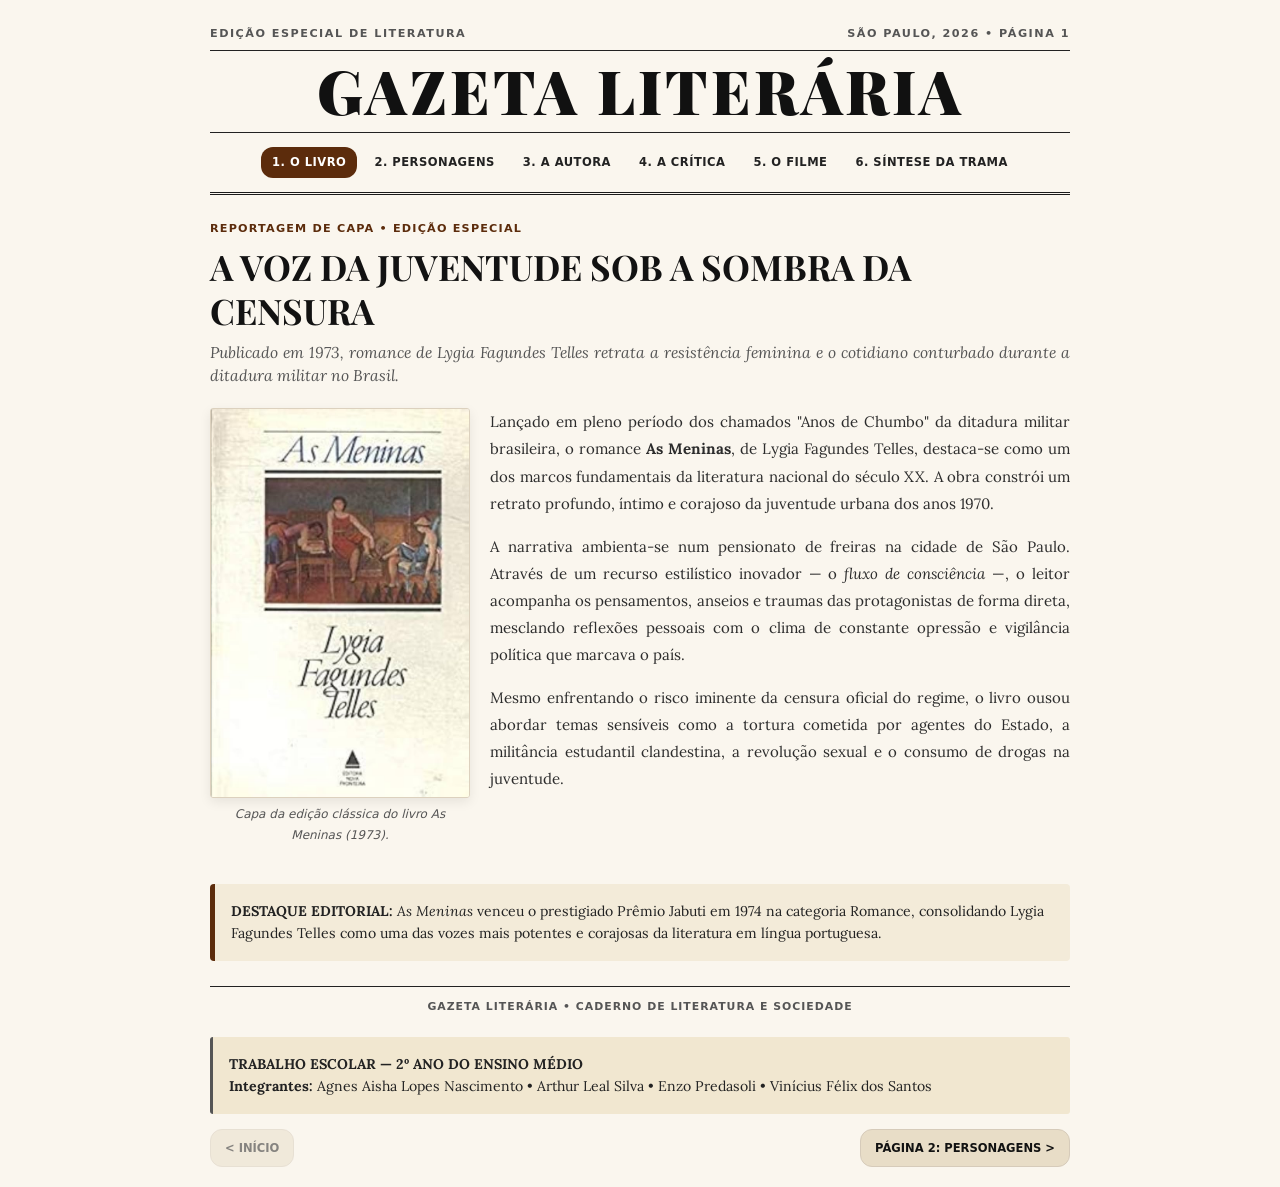
<file: index.html>
<!DOCTYPE html>
<html lang="pt-BR">
<head>
    <meta charset="UTF-8">
    <meta name="viewport" content="width=device-width, initial-scale=1.0">
    <title>Gazeta Literária - O Livro</title>
    <link rel="stylesheet" href="style.css">
</head>
<body>

    <header class="cabecalho">
        <div class="subtitulo-topo">
            <span>Edição Especial de Literatura</span>
            <span>São Paulo, 2026 • Página 1</span>
        </div>
        <hr class="linha-jornal">
        <h1 class="titulo-jornal">Gazeta Literária</h1>
        <hr class="linha-jornal">
        
        <nav class="menu-navegacao">
            <a href="index.html" class="ativo">1. O LIVRO</a>
            <a href="personagens.html">2. PERSONAGENS</a>
            <a href="autora.html">3. A AUTORA</a>
            <a href="critica.html">4. A CRÍTICA</a>
            <a href="filme.html">5. O FILME</a>
            <a href="resumo.html">6. SÍNTESE DA TRAMA</a>
        </nav>
        <hr class="linha-jornal">
    </header>

    <main class="conteudo">
        <div class="dossie-tag">Reportagem de Capa • Edição Especial</div>
        <h2 class="titulo-materia">A VOZ DA JUVENTUDE SOB A SOMBRA DA CENSURA</h2>
        <p class="subtitulo-materia">Publicado em 1973, romance de Lygia Fagundes Telles retrata a resistência feminina e o cotidiano conturbado durante a ditadura militar no Brasil.</p>

        <div class="materia-com-imagem-lado">
            <div class="imagem-lado">
                <img src="fotos/livro.png" alt="Capa do livro As Meninas">
                <span class="legenda-imagem">Capa da edição clássica do livro As Meninas (1973).</span>
            </div>

            <p>
                Lançado em pleno período dos chamados "Anos de Chumbo" da ditadura militar brasileira, o romance <strong>As Meninas</strong>, de Lygia Fagundes Telles, destaca-se como um dos marcos fundamentais da literatura nacional do século XX. A obra constrói um retrato profundo, íntimo e corajoso da juventude urbana dos anos 1970.
            </p>

            <p>
                A narrativa ambienta-se num pensionato de freiras na cidade de São Paulo. Através de um recurso estilístico inovador — o <em>fluxo de consciência</em> —, o leitor acompanha os pensamentos, anseios e traumas das protagonistas de forma direta, mesclando reflexões pessoais com o clima de constante opressão e vigilância política que marcava o país.
            </p>

            <p>
                Mesmo enfrentando o risco iminente da censura oficial do regime, o livro ousou abordar temas sensíveis como a tortura cometida por agentes do Estado, a militância estudantil clandestina, a revolução sexual e o consumo de drogas na juventude.
            </p>
        </div>

        <div class="bloco-resumo">
            <p><strong>DESTAQUE EDITORIAL:</strong> <em>As Meninas</em> venceu o prestigiado Prêmio Jabuti em 1974 na categoria Romance, consolidando Lygia Fagundes Telles como uma das vozes mais potentes e corajosas da literatura em língua portuguesa.</p>
        </div>
    </main>

    <footer class="rodape-materia">
        <hr class="linha-jornal">
        <div class="rodape-texto">Gazeta Literária • Caderno de Literatura e Sociedade</div>
        
        <div class="bloco-creditos">
            <p><strong>TRABALHO ESCOLAR — 2º ANO DO ENSINO MÉDIO</strong></p>
            <p><strong>Integrantes:</strong> Agnes Aisha Lopes Nascimento • Arthur Leal Silva • Enzo Predasoli • Vinícius Félix dos Santos</p>
        </div>

        <div class="botoes-navegacao">
            <span class="btn-nav" style="opacity: 0.5;">&lt; INÍCIO</span>
            <a href="personagens.html" class="btn-nav">PÁGINA 2: PERSONAGENS &gt;</a>
        </div>
    </footer>

</body>
</html>
</file>
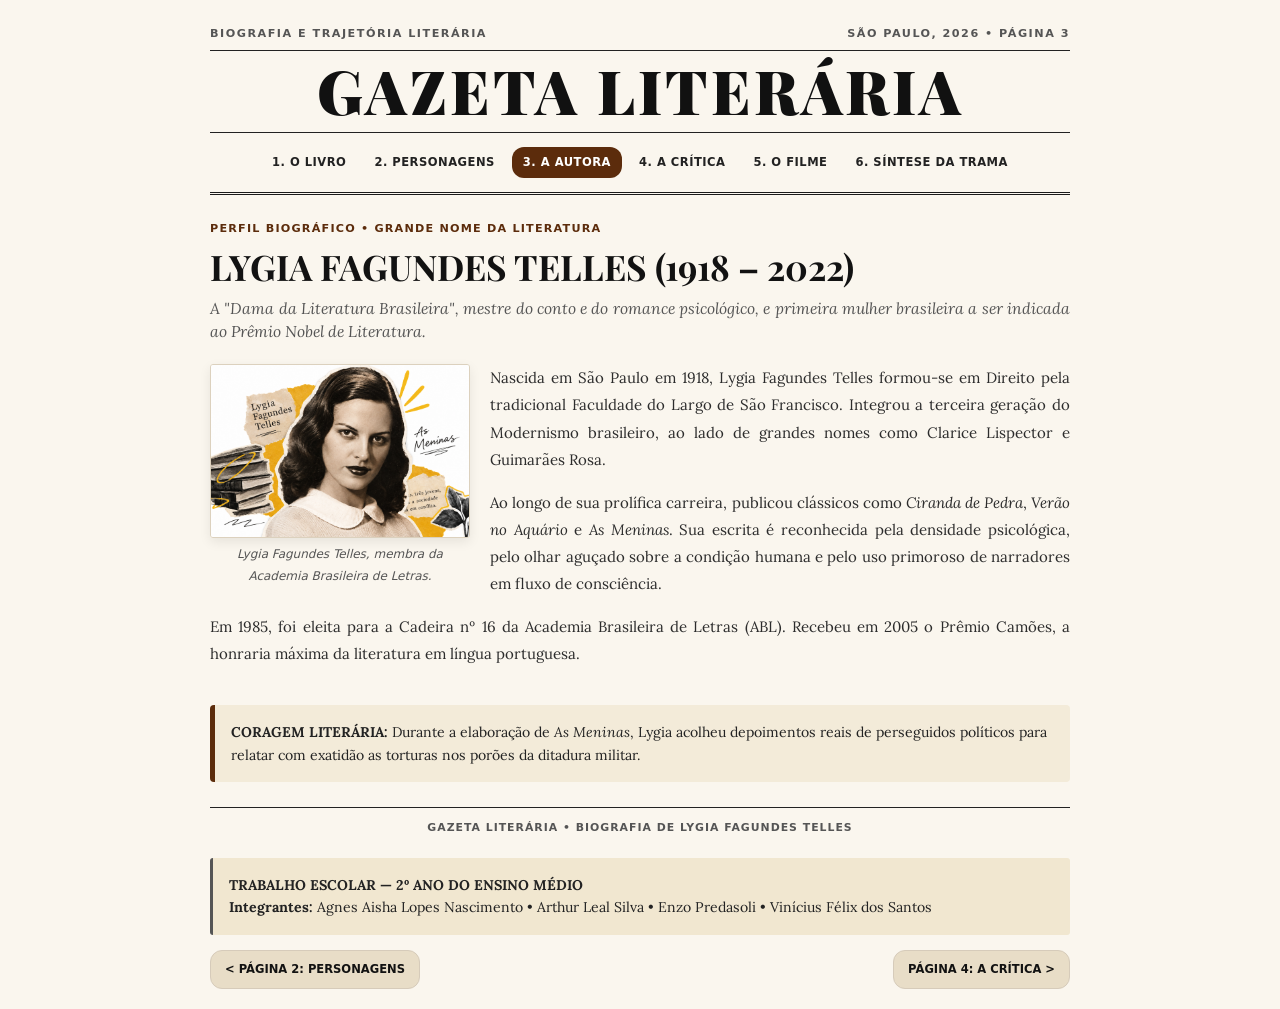
<file: autora.html>
<!DOCTYPE html>
<html lang="pt-BR">
<head>
    <meta charset="UTF-8">
    <meta name="viewport" content="width=device-width, initial-scale=1.0">
    <title>Gazeta Literária - A Autora</title>
    <link rel="stylesheet" href="style.css">
</head>
<body>

    <header class="cabecalho">
        <div class="subtitulo-topo">
            <span>Biografia e Trajetória Literária</span>
            <span>São Paulo, 2026 • Página 3</span>
        </div>
        <hr class="linha-jornal">
        <h1 class="titulo-jornal">Gazeta Literária</h1>
        <hr class="linha-jornal">
        
        <nav class="menu-navegacao">
            <a href="index.html">1. O LIVRO</a>
            <a href="personagens.html">2. PERSONAGENS</a>
            <a href="autora.html" class="ativo">3. A AUTORA</a>
            <a href="critica.html">4. A CRÍTICA</a>
            <a href="filme.html">5. O FILME</a>
            <a href="resumo.html">6. SÍNTESE DA TRAMA</a>
        </nav>
        <hr class="linha-jornal">
    </header>

    <main class="conteudo">
        <div class="dossie-tag">Perfil Biográfico • Grande Nome da Literatura</div>
        <h2 class="titulo-materia">LYGIA FAGUNDES TELLES (1918 – 2022)</h2>
        <p class="subtitulo-materia">A "Dama da Literatura Brasileira", mestre do conto e do romance psicológico, e primeira mulher brasileira a ser indicada ao Prêmio Nobel de Literatura.</p>

        <div class="materia-com-imagem-lado">
            <div class="imagem-lado">
                <img src="fotos/lygia.png" alt="Lygia Fagundes Telles">
                <span class="legenda-imagem">Lygia Fagundes Telles, membra da Academia Brasileira de Letras.</span>
            </div>

            <p>
                Nascida em São Paulo em 1918, Lygia Fagundes Telles formou-se em Direito pela tradicional Faculdade do Largo de São Francisco. Integrou a terceira geração do Modernismo brasileiro, ao lado de grandes nomes como Clarice Lispector e Guimarães Rosa.
            </p>

            <p>
                Ao longo de sua prolífica carreira, publicou clássicos como <em>Ciranda de Pedra</em>, <em>Verão no Aquário</em> e <em>As Meninas</em>. Sua escrita é reconhecida pela densidade psicológica, pelo olhar aguçado sobre a condição humana e pelo uso primoroso de narradores em fluxo de consciência.
            </p>

            <p>
                Em 1985, foi eleita para a Cadeira nº 16 da Academia Brasileira de Letras (ABL). Recebeu em 2005 o Prêmio Camões, a honraria máxima da literatura em língua portuguesa.
            </p>
        </div>

        <div class="bloco-resumo">
            <p><strong>CORAGEM LITERÁRIA:</strong> Durante a elaboração de <em>As Meninas</em>, Lygia acolheu depoimentos reais de perseguidos políticos para relatar com exatidão as torturas nos porões da ditadura militar.</p>
        </div>
    </main>

    <footer class="rodape-materia">
        <hr class="linha-jornal">
        <div class="rodape-texto">Gazeta Literária • Biografia de Lygia Fagundes Telles</div>
        
        <div class="bloco-creditos">
            <p><strong>TRABALHO ESCOLAR — 2º ANO DO ENSINO MÉDIO</strong></p>
            <p><strong>Integrantes:</strong> Agnes Aisha Lopes Nascimento • Arthur Leal Silva • Enzo Predasoli • Vinícius Félix dos Santos</p>
        </div>

        <div class="botoes-navegacao">
            <a href="personagens.html" class="btn-nav">&lt; PÁGINA 2: PERSONAGENS</a>
            <a href="critica.html" class="btn-nav">PÁGINA 4: A CRÍTICA &gt;</a>
        </div>
    </footer>

</body>
</html>
</file>
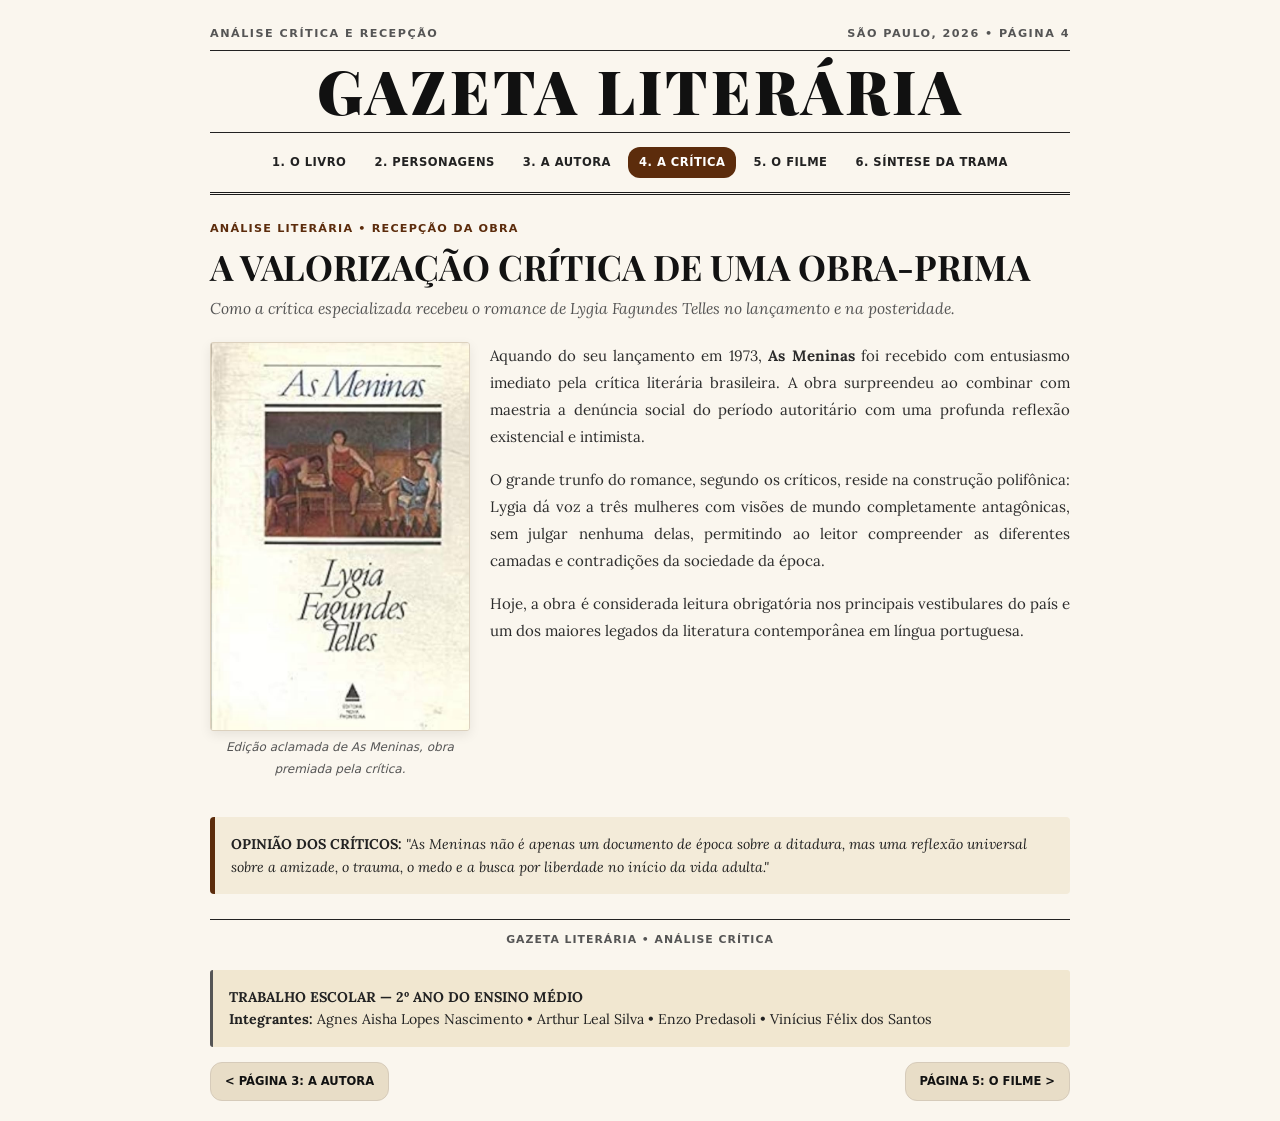
<file: critica.html>
<!DOCTYPE html>
<html lang="pt-BR">
<head>
    <meta charset="UTF-8">
    <meta name="viewport" content="width=device-width, initial-scale=1.0">
    <title>Gazeta Literária - A Crítica</title>
    <link rel="stylesheet" href="style.css">
</head>
<body>

    <header class="cabecalho">
        <div class="subtitulo-topo">
            <span>Análise Crítica e Recepção</span>
            <span>São Paulo, 2026 • Página 4</span>
        </div>
        <hr class="linha-jornal">
        <h1 class="titulo-jornal">Gazeta Literária</h1>
        <hr class="linha-jornal">
        
        <nav class="menu-navegacao">
            <a href="index.html">1. O LIVRO</a>
            <a href="personagens.html">2. PERSONAGENS</a>
            <a href="autora.html">3. A AUTORA</a>
            <a href="critica.html" class="ativo">4. A CRÍTICA</a>
            <a href="filme.html">5. O FILME</a>
            <a href="resumo.html">6. SÍNTESE DA TRAMA</a>
        </nav>
        <hr class="linha-jornal">
    </header>

    <main class="conteudo">
        <div class="dossie-tag">Análise Literária • Recepção da Obra</div>
        <h2 class="titulo-materia">A VALORIZAÇÃO CRÍTICA DE UMA OBRA-PRIMA</h2>
        <p class="subtitulo-materia">Como a crítica especializada recebeu o romance de Lygia Fagundes Telles no lançamento e na posteridade.</p>

        <div class="materia-com-imagem-lado">
            <div class="imagem-lado">
                <img src="fotos/livro.png" alt="Edição crítica do livro As Meninas">
                <span class="legenda-imagem">Edição aclamada de As Meninas, obra premiada pela crítica.</span>
            </div>

            <p>
                Aquando do seu lançamento em 1973, <strong>As Meninas</strong> foi recebido com entusiasmo imediato pela crítica literária brasileira. A obra surpreendeu ao combinar com maestria a denúncia social do período autoritário com uma profunda reflexão existencial e intimista.
            </p>

            <p>
                O grande trunfo do romance, segundo os críticos, reside na construção polifônica: Lygia dá voz a três mulheres com visões de mundo completamente antagônicas, sem julgar nenhuma delas, permitindo ao leitor compreender as diferentes camadas e contradições da sociedade da época.
            </p>

            <p>
                Hoje, a obra é considerada leitura obrigatória nos principais vestibulares do país e um dos maiores legados da literatura contemporânea em língua portuguesa.
            </p>
        </div>

        <div class="bloco-resumo">
            <p><strong>OPINIÃO DOS CRÍTICOS:</strong> <em>"As Meninas não é apenas um documento de época sobre a ditadura, mas uma reflexão universal sobre a amizade, o trauma, o medo e a busca por liberdade no início da vida adulta."</em></p>
        </div>
    </main>

    <footer class="rodape-materia">
        <hr class="linha-jornal">
        <div class="rodape-texto">Gazeta Literária • Análise Crítica</div>
        
        <div class="bloco-creditos">
            <p><strong>TRABALHO ESCOLAR — 2º ANO DO ENSINO MÉDIO</strong></p>
            <p><strong>Integrantes:</strong> Agnes Aisha Lopes Nascimento • Arthur Leal Silva • Enzo Predasoli • Vinícius Félix dos Santos</p>
        </div>

        <div class="botoes-navegacao">
            <a href="autora.html" class="btn-nav">&lt; PÁGINA 3: A AUTORA</a>
            <a href="filme.html" class="btn-nav">PÁGINA 5: O FILME &gt;</a>
        </div>
    </footer>

</body>
</html>
</file>
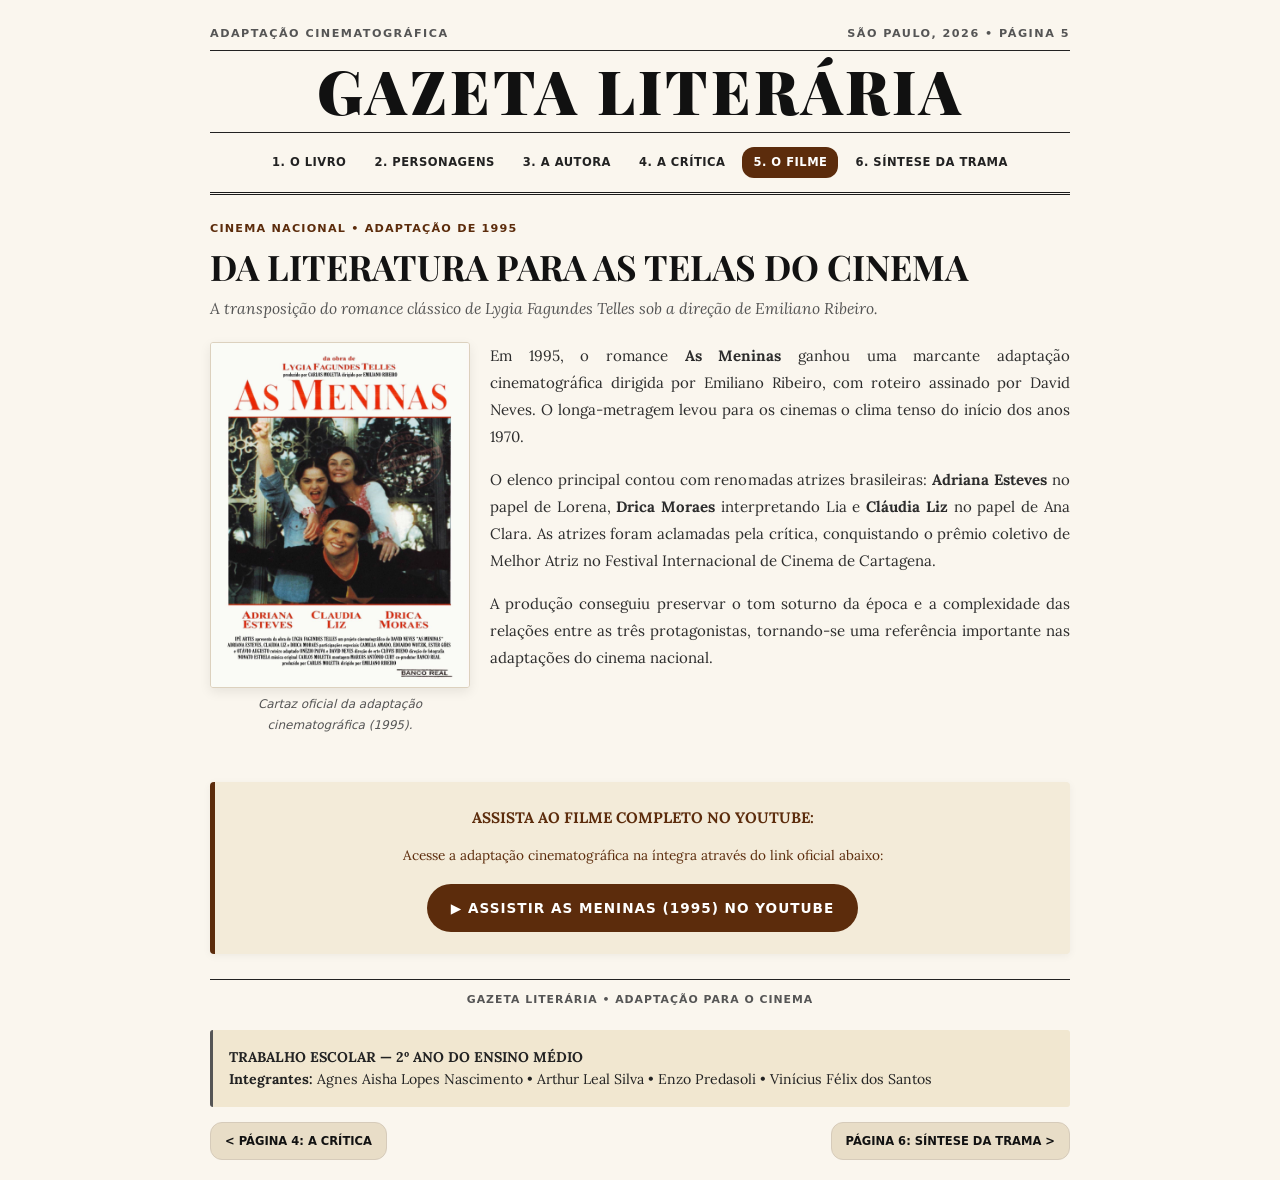
<file: filme.html>
<!DOCTYPE html>
<html lang="pt-BR">
<head>
    <meta charset="UTF-8">
    <meta name="viewport" content="width=device-width, initial-scale=1.0">
    <title>Gazeta Literária - O Filme</title>
    <link rel="stylesheet" href="style.css?v=7">
</head>
<body>

    <header class="cabecalho">
        <div class="subtitulo-topo">
            <span>Adaptação Cinematográfica</span>
            <span>São Paulo, 2026 • Página 5</span>
        </div>
        <hr class="linha-jornal">
        <h1 class="titulo-jornal">Gazeta Literária</h1>
        <hr class="linha-jornal">
        
        <nav class="menu-navegacao">
            <a href="index.html">1. O LIVRO</a>
            <a href="personagens.html">2. PERSONAGENS</a>
            <a href="autora.html">3. A AUTORA</a>
            <a href="critica.html">4. A CRÍTICA</a>
            <a href="filme.html" class="ativo">5. O FILME</a>
            <a href="resumo.html">6. SÍNTESE DA TRAMA</a>
        </nav>
        <hr class="linha-jornal">
    </header>

    <main class="conteudo">
        <div class="dossie-tag">Cinema Nacional • Adaptação de 1995</div>
        <h2 class="titulo-materia">DA LITERATURA PARA AS TELAS DO CINEMA</h2>
        <p class="subtitulo-materia">A transposição do romance clássico de Lygia Fagundes Telles sob a direção de Emiliano Ribeiro.</p>

        <div class="materia-com-imagem-lado">
            <div class="imagem-lado">
                <img src="fotos/capa.png" alt="Cartaz do filme As Meninas">
                <span class="legenda-imagem">Cartaz oficial da adaptação cinematográfica (1995).</span>
            </div>

            <p>
                Em 1995, o romance <strong>As Meninas</strong> ganhou uma marcante adaptação cinematográfica dirigida por Emiliano Ribeiro, com roteiro assinado por David Neves. O longa-metragem levou para os cinemas o clima tenso do início dos anos 1970.
            </p>

            <p>
                O elenco principal contou com renomadas atrizes brasileiras: <strong>Adriana Esteves</strong> no papel de Lorena, <strong>Drica Moraes</strong> interpretando Lia e <strong>Cláudia Liz</strong> no papel de Ana Clara. As atrizes foram aclamadas pela crítica, conquistando o prêmio coletivo de Melhor Atriz no Festival Internacional de Cinema de Cartagena.
            </p>

            <p>
                A produção conseguiu preservar o tom soturno da época e a complexidade das relações entre as três protagonistas, tornando-se uma referência importante nas adaptações do cinema nacional.
            </p>
        </div>

        <div class="bloco-link-filme">
            <p><strong>ASSISTA AO FILME COMPLETO NO YOUTUBE:</strong></p>
            <p style="font-size: 0.85rem; margin-bottom: 16px;">Acesse a adaptação cinematográfica na íntegra através do link oficial abaixo:</p>
            <a href="https://www.youtube.com/watch?v=Msbn6Vmy028" target="_blank" rel="noopener noreferrer" class="btn-youtube-filme">▶ ASSISTIR AS MENINAS (1995) NO YOUTUBE</a>
        </div>
    </main>

    <footer class="rodape-materia">
        <hr class="linha-jornal">
        <div class="rodape-texto">Gazeta Literária • Adaptação para o Cinema</div>
        
        <div class="bloco-creditos">
            <p><strong>TRABALHO ESCOLAR — 2º ANO DO ENSINO MÉDIO</strong></p>
            <p><strong>Integrantes:</strong> Agnes Aisha Lopes Nascimento • Arthur Leal Silva • Enzo Predasoli • Vinícius Félix dos Santos</p>
        </div>

        <div class="botoes-navegacao">
            <a href="critica.html" class="btn-nav">&lt; PÁGINA 4: A CRÍTICA</a>
            <a href="resumo.html" class="btn-nav">PÁGINA 6: SÍNTESE DA TRAMA &gt;</a>
        </div>
    </footer>

</body>
</html>
</file>
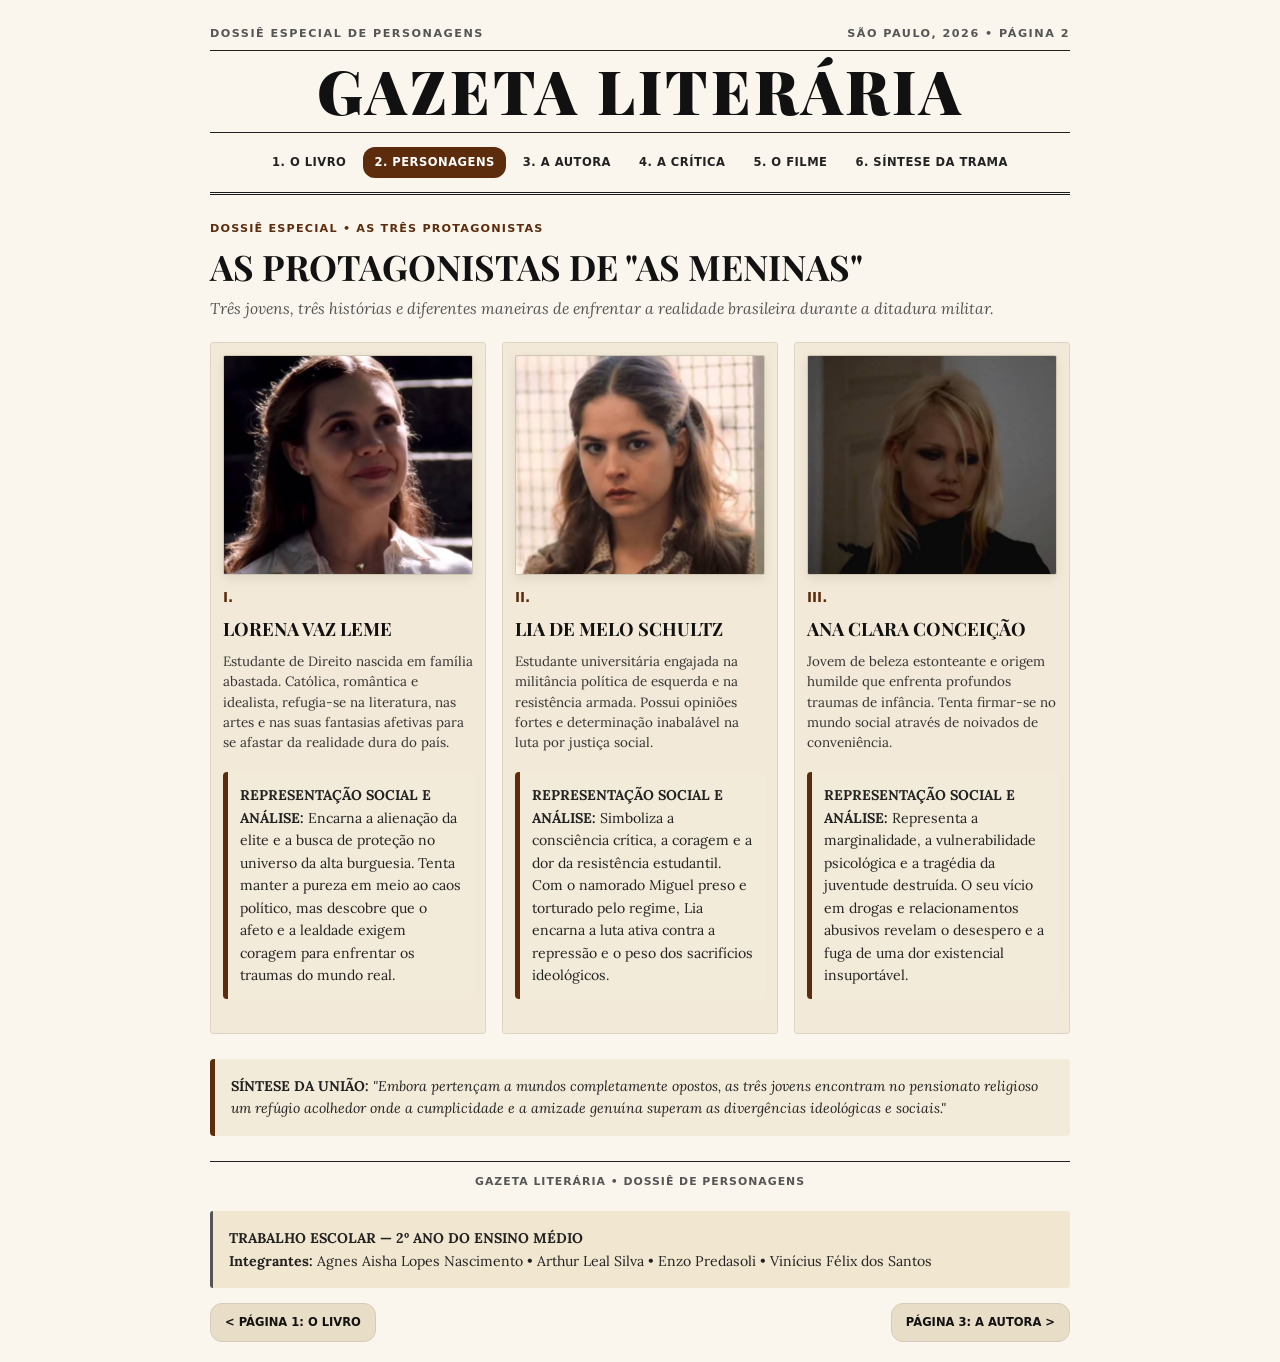
<file: personagens.html>
<!DOCTYPE html>
<html lang="pt-BR">
<head>
    <meta charset="UTF-8">
    <meta name="viewport" content="width=device-width, initial-scale=1.0">
    <title>Gazeta Literária - Personagens</title>
    <link rel="stylesheet" href="style.css?v=4">
</head>
<body>

    <header class="cabecalho">
        <div class="subtitulo-topo">
            <span>Dossiê Especial de Personagens</span>
            <span>São Paulo, 2026 • Página 2</span>
        </div>
        <hr class="linha-jornal">
        <h1 class="titulo-jornal">Gazeta Literária</h1>
        <hr class="linha-jornal">
        
        <nav class="menu-navegacao">
            <a href="index.html">1. O LIVRO</a>
            <a href="personagens.html" class="ativo">2. PERSONAGENS</a>
            <a href="autora.html">3. A AUTORA</a>
            <a href="critica.html">4. A CRÍTICA</a>
            <a href="filme.html">5. O FILME</a>
            <a href="resumo.html">6. SÍNTESE DA TRAMA</a>
        </nav>
        <hr class="linha-jornal">
    </header>

    <main class="conteudo">
        <div class="dossie-tag">Dossiê Especial • As Três Protagonistas</div>
        <h2 class="titulo-materia">AS PROTAGONISTAS DE "AS MENINAS"</h2>
        <p class="subtitulo-materia">Três jovens, três histórias e diferentes maneiras de enfrentar a realidade brasileira durante a ditadura militar.</p>

        <div class="grade-personagens">
            <!-- Lorena -->
            <div class="cartao-personagem">
                <img src="fotos/lorena.png" alt="Lorena Vaz Leme">
                <span class="numero">I.</span>
                <h3>LORENA VAZ LEME</h3>
                <p>
                    Estudante de Direito nascida em família abastada. Católica, romântica e idealista, refugia-se na literatura, nas artes e nas suas fantasias afetivas para se afastar da realidade dura do país.
                </p>
                <div class="bloco-resumo" style="margin-top: 12px; padding: 12px;">
                    <p><strong>REPRESENTAÇÃO SOCIAL E ANÁLISE:</strong> Encarna a alienação da elite e a busca de proteção no universo da alta burguesia. Tenta manter a pureza em meio ao caos político, mas descobre que o afeto e a lealdade exigem coragem para enfrentar os traumas do mundo real.</p>
                </div>
            </div>

            <!-- Lia -->
            <div class="cartao-personagem">
                <img src="fotos/lia.png" alt="Lia de Melo Schultz">
                <span class="numero">II.</span>
                <h3>LIA DE MELO SCHULTZ</h3>
                <p>
                    Estudante universitária engajada na militância política de esquerda e na resistência armada. Possui opiniões fortes e determinação inabalável na luta por justiça social.
                </p>
                <div class="bloco-resumo" style="margin-top: 12px; padding: 12px;">
                    <p><strong>REPRESENTAÇÃO SOCIAL E ANÁLISE:</strong> Simboliza a consciência crítica, a coragem e a dor da resistência estudantil. Com o namorado Miguel preso e torturado pelo regime, Lia encarna a luta ativa contra a repressão e o peso dos sacrifícios ideológicos.</p>
                </div>
            </div>

            <!-- Ana Clara -->
            <div class="cartao-personagem">
                <img src="fotos/ana.png" alt="Ana Clara Conceição">
                <span class="numero">III.</span>
                <h3>ANA CLARA CONCEIÇÃO</h3>
                <p>
                    Jovem de beleza estonteante e origem humilde que enfrenta profundos traumas de infância. Tenta firmar-se no mundo social através de noivados de conveniência.
                </p>
                <div class="bloco-resumo" style="margin-top: 12px; padding: 12px;">
                    <p><strong>REPRESENTAÇÃO SOCIAL E ANÁLISE:</strong> Representa a marginalidade, a vulnerabilidade psicológica e a tragédia da juventude destruída. O seu vício em drogas e relacionamentos abusivos revelam o desespero e a fuga de uma dor existencial insuportável.</p>
                </div>
            </div>
        </div>

        <div class="bloco-resumo" style="margin-top: 25px;">
            <p><strong>SÍNTESE DA UNIÃO:</strong> <em>"Embora pertençam a mundos completamente opostos, as três jovens encontram no pensionato religioso um refúgio acolhedor onde a cumplicidade e a amizade genuína superam as divergências ideológicas e sociais."</em></p>
        </div>
    </main>

    <footer class="rodape-materia">
        <hr class="linha-jornal">
        <div class="rodape-texto">Gazeta Literária • Dossiê de Personagens</div>
        
        <div class="bloco-creditos">
            <p><strong>TRABALHO ESCOLAR — 2º ANO DO ENSINO MÉDIO</strong></p>
            <p><strong>Integrantes:</strong> Agnes Aisha Lopes Nascimento • Arthur Leal Silva • Enzo Predasoli • Vinícius Félix dos Santos</p>
        </div>

        <div class="botoes-navegacao">
            <a href="index.html" class="btn-nav">&lt; PÁGINA 1: O LIVRO</a>
            <a href="autora.html" class="btn-nav">PÁGINA 3: A AUTORA &gt;</a>
        </div>
    </footer>

</body>
</html>
</file>
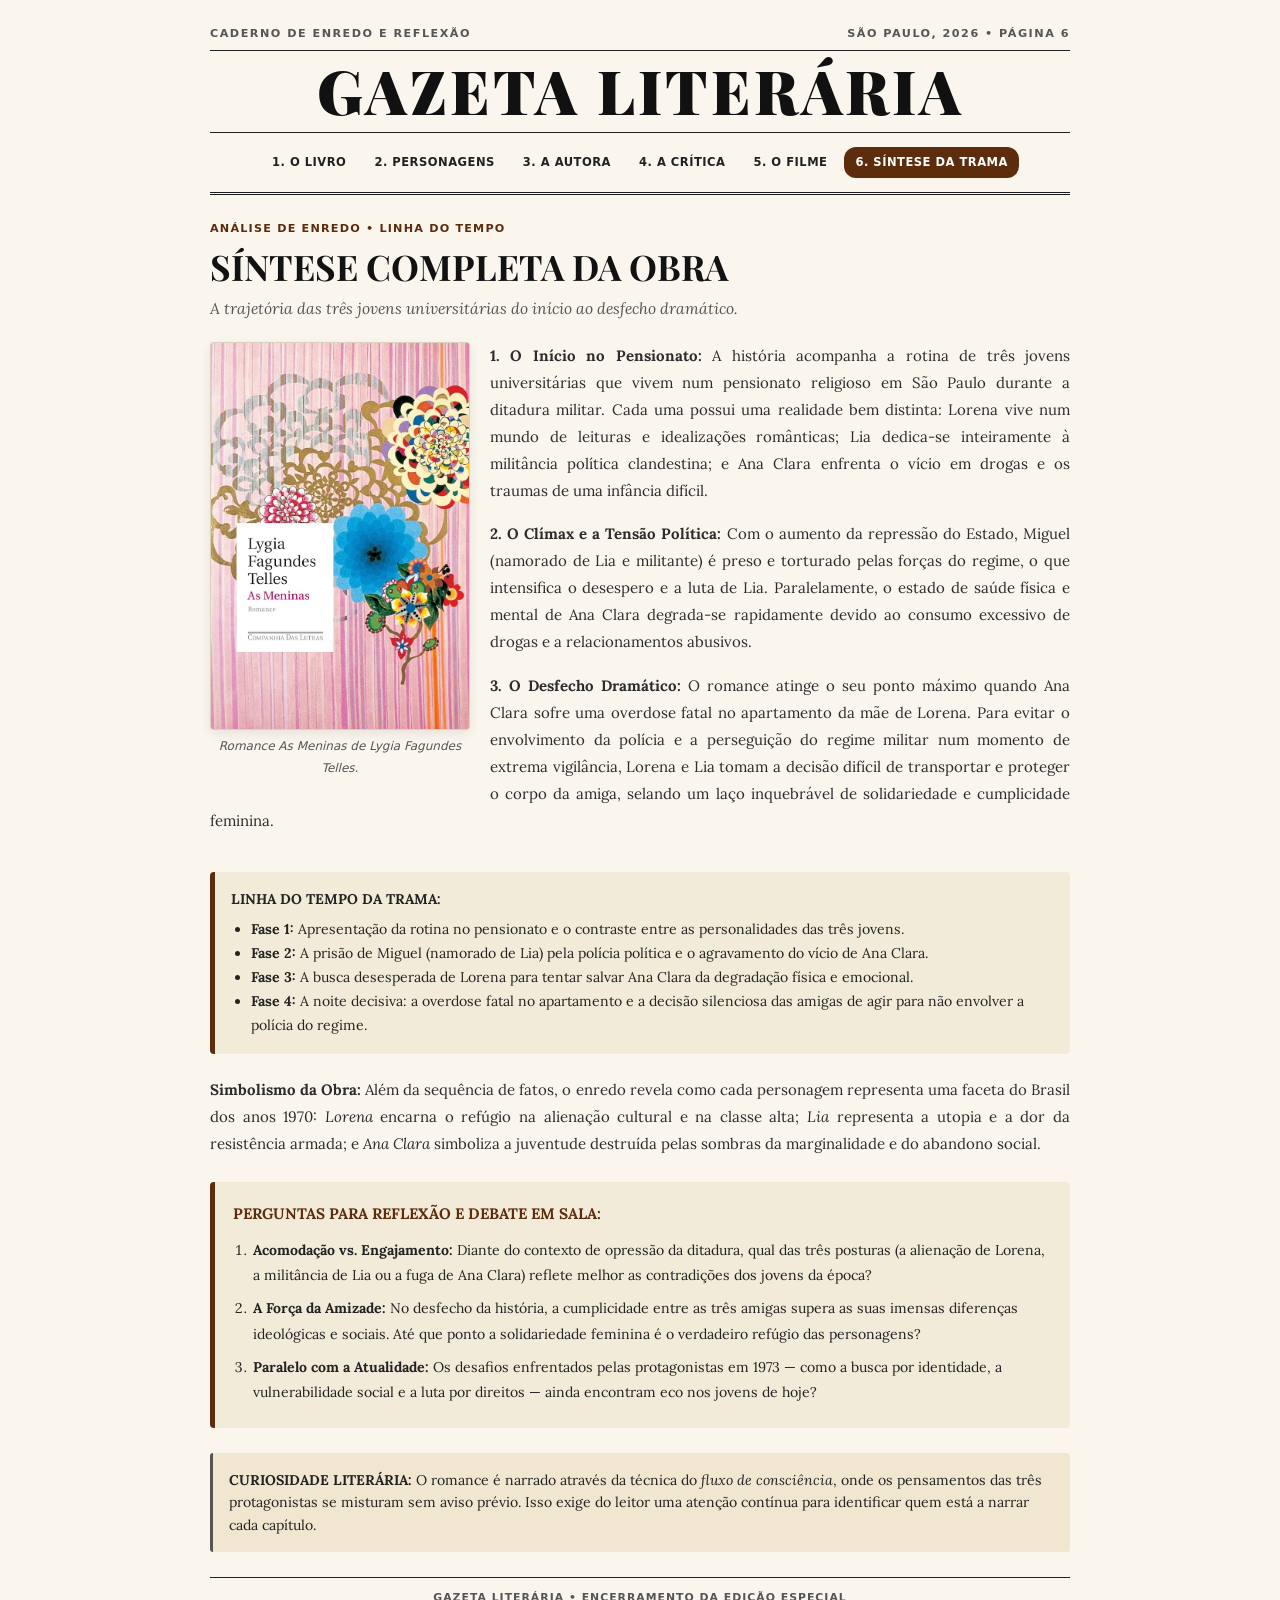
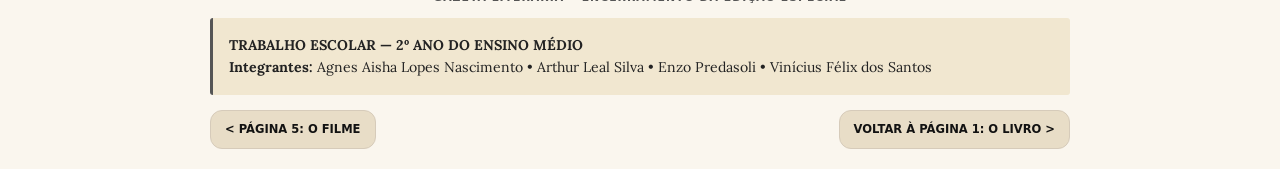
<file: resumo.html>
<!DOCTYPE html>
<html lang="pt-BR">
<head>
    <meta charset="UTF-8">
    <meta name="viewport" content="width=device-width, initial-scale=1.0">
    <title>Gazeta Literária - Síntese da Trama</title>
    <link rel="stylesheet" href="style.css">
</head>
<body>

    <header class="cabecalho">
        <div class="subtitulo-topo">
            <span>Caderno de Enredo e Reflexão</span>
            <span>São Paulo, 2026 • Página 6</span>
        </div>
        <hr class="linha-jornal">
        <h1 class="titulo-jornal">Gazeta Literária</h1>
        <hr class="linha-jornal">
        
        <nav class="menu-navegacao">
            <a href="index.html">1. O LIVRO</a>
            <a href="personagens.html">2. PERSONAGENS</a>
            <a href="autora.html">3. A AUTORA</a>
            <a href="critica.html">4. A CRÍTICA</a>
            <a href="filme.html">5. O FILME</a>
            <a href="resumo.html" class="ativo">6. SÍNTESE DA TRAMA</a>
        </nav>
        <hr class="linha-jornal">
    </header>

    <main class="conteudo">
        <div class="dossie-tag">Análise de Enredo • Linha do Tempo</div>
        <h2 class="titulo-materia">SÍNTESE COMPLETA DA OBRA</h2>
        <p class="subtitulo-materia">A trajetória das três jovens universitárias do início ao desfecho dramático.</p>

        <div class="materia-com-imagem-lado">
            <div class="imagem-lado">
                <img src="fotos/livro2.png" alt="Capa do livro As Meninas">
                <span class="legenda-imagem">Romance As Meninas de Lygia Fagundes Telles.</span>
            </div>

            <p>
                <strong>1. O Início no Pensionato:</strong> A história acompanha a rotina de três jovens universitárias que vivem num pensionato religioso em São Paulo durante a ditadura militar. Cada uma possui uma realidade bem distinta: Lorena vive num mundo de leituras e idealizações românticas; Lia dedica-se inteiramente à militância política clandestina; e Ana Clara enfrenta o vício em drogas e os traumas de uma infância difícil.
            </p>

            <p>
                <strong>2. O Clímax e a Tensão Política:</strong> Com o aumento da repressão do Estado, Miguel (namorado de Lia e militante) é preso e torturado pelas forças do regime, o que intensifica o desespero e a luta de Lia. Paralelamente, o estado de saúde física e mental de Ana Clara degrada-se rapidamente devido ao consumo excessivo de drogas e a relacionamentos abusivos.
            </p>

            <p>
                <strong>3. O Desfecho Dramático:</strong> O romance atinge o seu ponto máximo quando Ana Clara sofre uma overdose fatal no apartamento da mãe de Lorena. Para evitar o envolvimento da polícia e a perseguição do regime militar num momento de extrema vigilância, Lorena e Lia tomam a decisão difícil de transportar e proteger o corpo da amiga, selando um laço inquebrável de solidariedade e cumplicidade feminina.
            </p>
        </div>

        <div class="bloco-resumo">
            <p style="margin-bottom: 8px;"><strong>LINHA DO TEMPO DA TRAMA:</strong></p>
            <ul style="margin-left: 20px; font-size: 0.88rem; line-height: 1.7;">
                <li><strong>Fase 1:</strong> Apresentação da rotina no pensionato e o contraste entre as personalidades das três jovens.</li>
                <li><strong>Fase 2:</strong> A prisão de Miguel (namorado de Lia) pela polícia política e o agravamento do vício de Ana Clara.</li>
                <li><strong>Fase 3:</strong> A busca desesperada de Lorena para tentar salvar Ana Clara da degradação física e emocional.</li>
                <li><strong>Fase 4:</strong> A noite decisiva: a overdose fatal no apartamento e a decisão silenciosa das amigas de agir para não envolver a polícia do regime.</li>
            </ul>
        </div>

        <p>
            <strong>Simbolismo da Obra:</strong> Além da sequência de fatos, o enredo revela como cada personagem representa uma faceta do Brasil dos anos 1970: <em>Lorena</em> encarna o refúgio na alienação cultural e na classe alta; <em>Lia</em> representa a utopia e a dor da resistência armada; e <em>Ana Clara</em> simboliza a juventude destruída pelas sombras da marginalidade e do abandono social.
        </p>

        <!-- Bloco de Perguntas para Debate / Reflexão -->
        <div class="bloco-reflexao">
            <p>PERGUNTAS PARA REFLEXÃO E DEBATE EM SALA:</p>
            <ol>
                <li style="margin-bottom: 8px;">
                    <strong>Acomodação vs. Engajamento:</strong> Diante do contexto de opressão da ditadura, qual das três posturas (a alienação de Lorena, a militância de Lia ou a fuga de Ana Clara) reflete melhor as contradições dos jovens da época?
                </li>
                <li style="margin-bottom: 8px;">
                    <strong>A Força da Amizade:</strong> No desfecho da história, a cumplicidade entre as três amigas supera as suas imensas diferenças ideológicas e sociais. Até que ponto a solidariedade feminina é o verdadeiro refúgio das personagens?
                </li>
                <li style="margin-bottom: 4px;">
                    <strong>Paralelo com a Atualidade:</strong> Os desafios enfrentados pelas protagonistas em 1973 — como a busca por identidade, a vulnerabilidade social e a luta por direitos — ainda encontram eco nos jovens de hoje?
                </li>
            </ol>
        </div>

        <div class="bloco-creditos">
            <p><strong>CURIOSIDADE LITERÁRIA:</strong> O romance é narrado através da técnica do <em>fluxo de consciência</em>, onde os pensamentos das três protagonistas se misturam sem aviso prévio. Isso exige do leitor uma atenção contínua para identificar quem está a narrar cada capítulo.</p>
        </div>
    </main>

    <footer class="rodape-materia">
        <hr class="linha-jornal">
        <div class="rodape-texto">Gazeta Literária • Encerramento da Edição Especial</div>
        
        <div class="bloco-creditos" style="margin-top: 10px;">
            <p><strong>TRABALHO ESCOLAR — 2º ANO DO ENSINO MÉDIO</strong></p>
            <p><strong>Integrantes:</strong> Agnes Aisha Lopes Nascimento • Arthur Leal Silva • Enzo Predasoli • Vinícius Félix dos Santos</p>
        </div>

        <div class="botoes-navegacao">
            <a href="filme.html" class="btn-nav">&lt; PÁGINA 5: O FILME</a>
            <a href="index.html" class="btn-nav">VOLTAR À PÁGINA 1: O LIVRO &gt;</a>
        </div>
    </footer>

</body>
</html>
</file>
<file: style.css>
@import url('https://fonts.googleapis.com/css2?family=Playfair+Display+SC:wght@700;900&family=Playfair+Display:ital,wght@0,700;1,400&family=Lora:ital,wght@0,400;0,500;1,400&display=swap');

/* Configurações Globais */
html, body {
    background-color: #faf6ee;
    color: #242424;
    font-family: 'Lora', 'Georgia', serif;
    font-weight: 400;
    line-height: 1.8;
    -webkit-font-smoothing: antialiased;
}

body {
    padding: 24px 14px 20px 14px;
}

* {
    margin: 0;
    padding: 0;
    box-sizing: border-box;
}

/* Moldura Geral de Imagens */
img {
    width: 100%;
    max-width: 100%;
    height: auto;
    display: block;
    margin: 18px auto;
    border: 1px solid #dcd1be;
    border-radius: 2px;
    box-shadow: 0 4px 12px rgba(0, 0, 0, 0.08);
}

/* Contentor Principal */
.cabecalho,
.conteudo,
.rodape-materia,
header,
main,
footer {
    max-width: 860px;
    margin: 0 auto;
    width: 100%;
}

/* Cabeçalho do Jornal */
.cabecalho, header {
    margin-bottom: 24px;
    text-align: center;
}

.subtitulo-topo {
    display: flex;
    justify-content: space-between;
    font-size: 0.7rem;
    font-weight: 700;
    letter-spacing: 1.5px;
    margin-bottom: 6px;
    color: #555555;
    text-transform: uppercase;
    font-family: system-ui, -apple-system, sans-serif;
}

.titulo-jornal, h1 {
    font-family: 'Playfair Display SC', 'Playfair Display', Georgia, serif;
    font-size: 3.8rem;
    font-weight: 900;
    letter-spacing: 3px;
    margin: 4px 0 8px 0;
    text-align: center;
    color: #111111;
    line-height: 1.1;
    text-transform: uppercase;
}

/* Linhas Divisórias Estilo Jornal */
.linha-jornal, hr {
    border: 0;
    border-top: 1px solid #222222;
    margin: 6px 0;
}

header hr:last-of-type, .cabecalho hr:last-of-type {
    border-top: 3px double #1a1a1a;
}

/* Menu de Navegação */
.menu-navegacao, nav {
    display: flex;
    justify-content: center;
    gap: 6px;
    flex-wrap: wrap;
    padding: 8px 0;
}

.menu-navegacao a, nav a {
    text-decoration: none;
    color: #222222;
    font-size: 0.72rem;
    font-weight: 700;
    letter-spacing: 0.5px;
    padding: 5px 11px;
    border-radius: 12px;
    transition: all 0.2s ease;
    font-family: system-ui, -apple-system, sans-serif;
}

.menu-navegacao a:hover, nav a:hover {
    background-color: #eee3ce;
}

.menu-navegacao a.ativo, nav a.ativo {
    background-color: #5c2c0c !important;
    color: #ffffff !important;
}

/* Matérias e Textos */
.dossie-tag {
    font-size: 0.7rem;
    color: #5c2c0c !important;
    font-weight: 700;
    letter-spacing: 1.2px;
    margin-top: 20px;
    text-transform: uppercase;
    font-family: system-ui, -apple-system, sans-serif;
}

.titulo-materia, h2 {
    font-family: 'Playfair Display', Georgia, serif;
    font-size: 2.2rem;
    font-weight: 700;
    line-height: 1.25;
    margin: 6px 0 8px 0;
    color: #121212;
}

.subtitulo-materia {
    font-style: italic;
    font-size: 0.98rem;
    color: #555555;
    margin-bottom: 22px;
    line-height: 1.45;
}

p {
    font-size: 0.94rem;
    line-height: 1.8;
    color: #2c2c2c;
    margin-bottom: 16px;
    text-align: justify;
}

/* Cartões das Personagens */
.grade-personagens {
    display: flex;
    gap: 16px;
    justify-content: space-between;
    margin: 22px 0;
}

.cartao-personagem {
    flex: 1;
    background-color: #f2e9d8;
    padding: 12px;
    border-radius: 3px;
    border: 1px solid #dfd4c1;
    display: flex;
    flex-direction: column;
}

.cartao-personagem img {
    width: 100% !important;
    height: 220px !important;
    object-fit: cover !important;
    display: block;
    border-radius: 2px;
    margin: 0 0 10px 0;
    border: 1px solid #d0c5b0;
}

.numero {
    color: #5c2c0c !important;
    font-weight: 700;
    font-size: 0.85rem;
    display: block;
    margin-bottom: 3px;
    font-family: system-ui, -apple-system, sans-serif;
}

.cartao-personagem h3 {
    font-size: 1.15rem;
    font-family: 'Playfair Display', serif;
    font-weight: 700;
    margin-bottom: 6px;
    color: #121212;
}

.cartao-personagem p {
    font-size: 0.84rem;
    line-height: 1.5;
    color: #333333;
    margin-bottom: 8px;
    text-align: left;
}

/* Blocos de Destaque / Resumo (Marrom e Creme) */
.bloco-resumo {
    background-color: #f3ebd9 !important;
    padding: 16px;
    border-radius: 4px;
    border-left: 5px solid #5c2c0c !important;
    margin: 22px 0;
    clear: both;
}

.bloco-resumo p {
    font-size: 0.88rem;
    line-height: 1.6;
    color: #222222 !important;
    margin: 0;
    text-align: left;
}

/* Bloco de Perguntas e Reflexão (Marrom e Creme) */
.bloco-reflexao {
    background-color: #f3ebd9 !important;
    padding: 18px;
    border-radius: 4px;
    border-left: 5px solid #5c2c0c !important;
    margin: 25px 0;
    clear: both;
}

.bloco-reflexao p {
    font-size: 0.95rem;
    color: #5c2c0c !important;
    margin-bottom: 10px;
    font-weight: 700;
    text-align: left;
}

.bloco-reflexao ol {
    margin-left: 20px;
    font-size: 0.88rem;
    line-height: 1.8;
    color: #222222 !important;
}

/* Bloco de Créditos */
.bloco-creditos {
    margin-top: 20px;
    background-color: #f1e7d0;
    border-left: 3px solid #555555;
    padding: 16px;
    border-radius: 3px;
    clear: both;
}

.bloco-creditos p {
    font-size: 0.88rem;
    line-height: 1.6;
    color: #222222;
    margin: 0;
    text-align: left;
}

/* Matéria com Imagem ao Lado */
.materia-com-imagem-lado {
    margin-top: 20px;
}

.materia-com-imagem-lado::after {
    content: "";
    display: table;
    clear: both;
}

.imagem-lado {
    float: left;
    width: 260px;
    margin: 0 20px 15px 0;
    text-align: center;
}

.imagem-lado img {
    width: 100%;
    height: auto;
    margin: 0 0 6px 0;
    display: block;
    border: 1px solid #dcd1be;
    border-radius: 3px;
}

.legenda-imagem {
    display: block;
    font-size: 0.75rem;
    font-style: italic;
    color: #555555;
    margin-top: 4px;
    font-family: system-ui, -apple-system, sans-serif;
}

/* BLOCO DO VÍDEO COMPATÍVEL COM O MARROM DO BOTÃO */
.bloco-link-filme {
    background-color: #f3ebd9 !important; /* Fundo Creme Vintage */
    border-left: 5px solid #5c2c0c !important; /* Borda Lateral Marrom */
    padding: 22px;
    border-radius: 4px;
    text-align: center;
    margin-top: 30px;
    color: #222222 !important;
    box-shadow: 0 2px 8px rgba(0, 0, 0, 0.05);
}

.bloco-link-filme p {
    font-size: 0.95rem;
    color: #5c2c0c !important; /* Texto Marrom Escuro */
    margin-bottom: 12px;
    text-align: center;
}

.btn-youtube-filme {
    display: inline-block;
    background-color: #5c2c0c !important; /* Botão Marrom Escuro */
    color: #ffffff !important;
    text-decoration: none;
    font-family: system-ui, -apple-system, sans-serif;
    font-weight: bold;
    font-size: 0.85rem;
    padding: 12px 24px;
    border-radius: 25px;
    text-transform: uppercase;
    letter-spacing: 1px;
    transition: background 0.2s ease, transform 0.2s ease;
}

.btn-youtube-filme:hover {
    background-color: #3e1d07 !important;
    transform: translateY(-2px);
}

/* Rodapé e Navegação */
.rodape-materia, footer {
    margin-top: 25px;
    margin-bottom: 0;
}

.rodape-texto {
    font-size: 0.68rem;
    text-align: center;
    font-weight: 700;
    letter-spacing: 1px;
    margin: 10px 0;
    color: #555555;
    text-transform: uppercase;
    font-family: system-ui, -apple-system, sans-serif;
}

.botoes-navegacao {
    display: flex;
    justify-content: space-between;
    margin-top: 15px;
    margin-bottom: 0;
}

.btn-nav, a.btn-nav {
    background-color: #e8ddc7;
    color: #121212;
    text-decoration: none;
    padding: 8px 14px;
    font-size: 0.72rem;
    font-weight: 700;
    border-radius: 12px;
    border: 1px solid #d6cbba;
    transition: all 0.2s ease;
    font-family: system-ui, -apple-system, sans-serif;
}

.btn-nav:hover, a.btn-nav:hover {
    background-color: #5c2c0c !important;
    color: #ffffff !important;
    border-color: #5c2c0c !important;
}

/* Adaptação telemóveis */
@media (max-width: 600px) {
    body {
        padding: 20px 12px;
    }

    .subtitulo-topo {
        flex-direction: column;
        text-align: center;
        gap: 2px;
    }

    .titulo-jornal, h1 {
        font-size: 2.4rem;
        letter-spacing: 1.5px;
    }

    .titulo-materia, h2 {
        font-size: 1.5rem;
    }

    .materia-com-imagem-lado {
        display: flex;
        flex-direction: column;
    }

    .imagem-lado {
        float: none;
        width: 100%;
        margin: 0 0 16px 0;
    }

    .grade-personagens {
        flex-direction: column;
    }

    p {
        text-align: left;
    }
}
</file>
